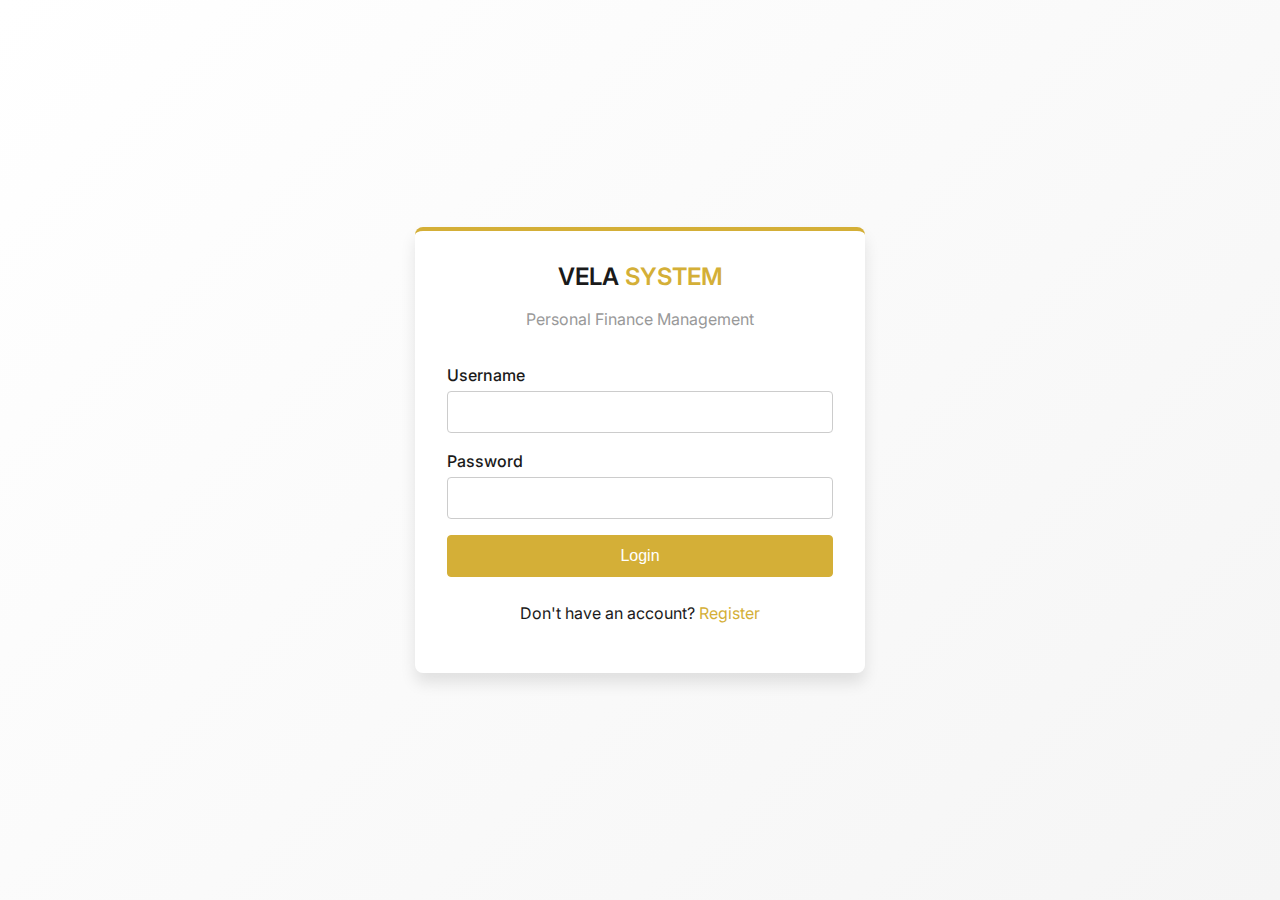
<file: templete/index.html>
<!DOCTYPE html>
<html lang="en">
<head>
    <meta charset="UTF-8">
    <meta name="viewport" content="width=device-width, initial-scale=1.0">
    <title>Login - VELA SYSTEM</title>
    <link rel="stylesheet" href="https://cdnjs.cloudflare.com/ajax/libs/font-awesome/6.0.0/css/all.min.css">
    <link href="https://fonts.googleapis.com/css2?family=Inter:wght@300;400;500;600;700&display=swap" rel="stylesheet">
    <link rel="stylesheet" href="css/styles.css">
</head>
<body class="auth-container">
    <div class="auth-card">
        <div class="auth-logo">
            <h1>VELA <span>SYSTEM</span></h1>
            <p class="text-muted">Personal Finance Management</p>
        </div>
        
        <form id="login-form">
            <div class="form-group">
                <label for="username" class="form-label">Username</label>
                <input type="text" id="username" name="username" class="form-control" required>
                <div class="invalid-feedback"></div>
            </div>
            
            <div class="form-group">
                <label for="password" class="form-label">Password</label>
                <input type="password" id="password" name="password" class="form-control" required>
                <div class="invalid-feedback"></div>
            </div>
            
            <div class="form-group">
                <div id="login-error" class="text-danger mb-3" style="display: none;"></div>
            </div>
            
            <div class="form-group">
                <button type="submit" class="btn btn-primary btn-block">Login</button>
            </div>
        </form>
        
        <div class="text-center mt-4">
            <p>Don't have an account? <a href="register.html">Register</a></p>
        </div>
    </div>
    
    <!-- Scripts -->
    <script src="js/api.js"></script>
    <script src="js/utils.js"></script>
    <script src="js/login.js"></script>
</body>
</html>
</file>
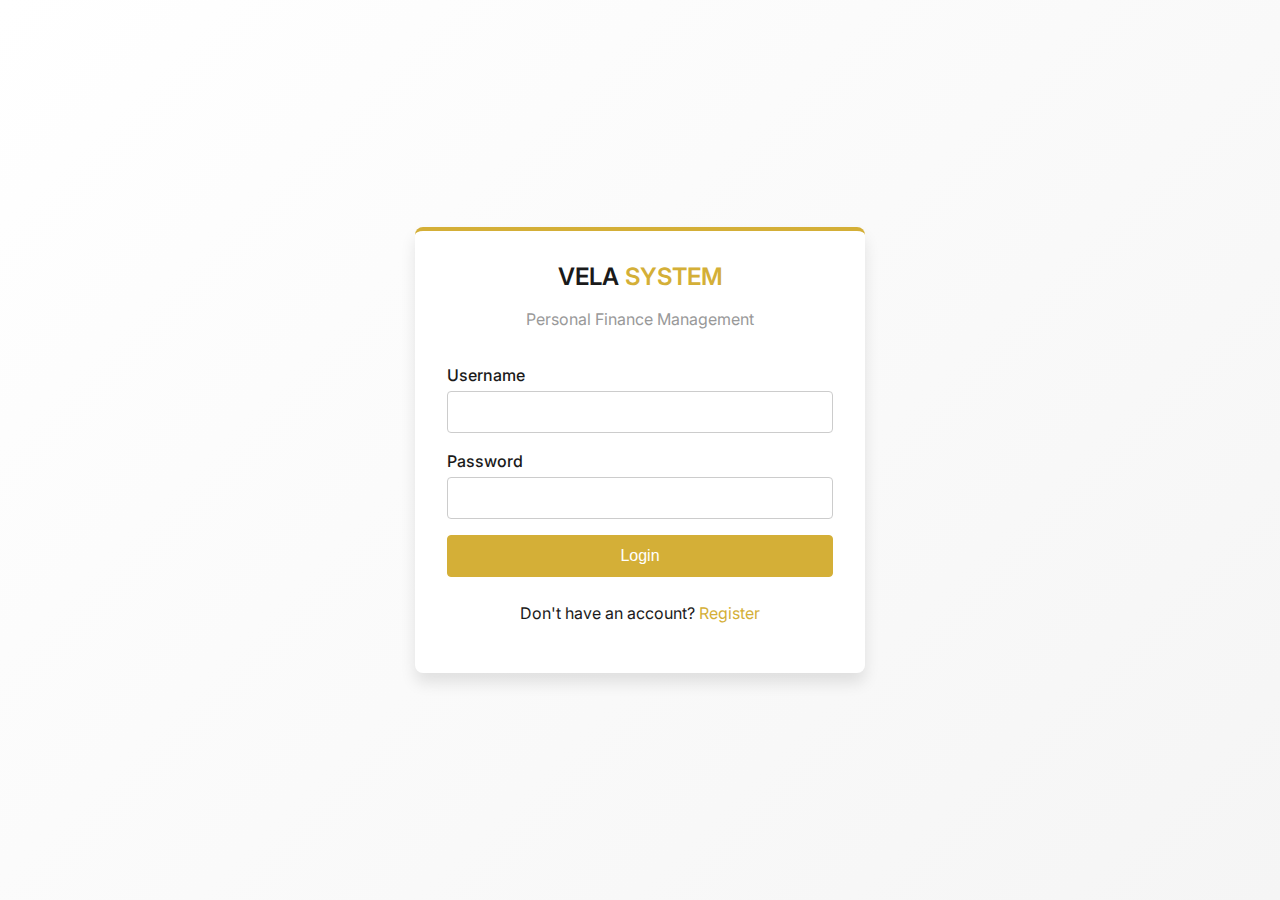
<file: templete/categories.html>
<!DOCTYPE html>
<html lang="en">
<head>
    <meta charset="UTF-8">
    <meta name="viewport" content="width=device-width, initial-scale=1.0">
    <title>Categories - VELA SYSTEM</title>
    <link rel="stylesheet" href="https://cdnjs.cloudflare.com/ajax/libs/font-awesome/6.0.0/css/all.min.css">
    <link href="https://fonts.googleapis.com/css2?family=Inter:wght@300;400;500;600;700&display=swap" rel="stylesheet">
    <link rel="stylesheet" href="css/styles.css">
    <link rel="stylesheet" href="css/category-styles.css">
</head>
<body>
    <div class="page-wrapper">
        <!-- Header -->
        <header class="header">
            <div class="header-container">
                <div class="header-logo">
                    <a href="dashboard.html">VELA <span>SYSTEM</span></a>
                </div>
                
                <button class="header-menu-toggle">
                    <i class="fas fa-bars"></i>
                </button>
                
                <div class="header-nav">
                    <div class="header-nav-item">
                        <a href="dashboard.html" class="header-nav-link">Dashboard</a>
                    </div>
                    <div class="header-nav-item">
                        <a href="transactions.html" class="header-nav-link">Transactions</a>
                    </div>
                    <div class="header-nav-item">
                        <a href="categories.html" class="header-nav-link active">Categories</a>
                    </div>
                    <div class="header-nav-item">
                        <a href="reports.html" class="header-nav-link">Reports</a>
                    </div>
                </div>
                
                <div class="header-user">
                    <div class="header-user-info">
                        <div class="header-user-name">User</div>
                        <div class="header-user-balance">$0.00</div>
                    </div>
                    <div class="header-user-avatar">U</div>
                    <div class="header-dropdown">
                        <a href="profile.html" class="header-dropdown-item">
                            <i class="fas fa-user-circle mr-2"></i> Profile
                        </a>
                        <a href="settings.html" class="header-dropdown-item">
                            <i class="fas fa-cog mr-2"></i> Settings
                        </a>
                        <div class="header-dropdown-divider"></div>
                        <a href="#" class="header-dropdown-item logout-button">
                            <i class="fas fa-sign-out-alt mr-2"></i> Logout
                        </a>
                    </div>
                </div>
            </div>
        </header>
        
        <!-- Content wrapper -->
        <div class="content-wrapper">
            <!-- Sidebar -->
            <aside class="sidebar">
                <div class="sidebar-nav">
                    <div class="nav-section">
                        <div class="nav-section-title">Main</div>
                        <ul class="nav-list">
                            <li class="nav-item">
                                <a href="dashboard.html" class="nav-link">
                                    <i class="fas fa-home nav-icon"></i>
                                    <span class="nav-text">Dashboard</span>
                                </a>
                            </li>
                            <li class="nav-item">
                                <a href="transactions.html" class="nav-link">
                                    <i class="fas fa-exchange-alt nav-icon"></i>
                                    <span class="nav-text">Transactions</span>
                                </a>
                            </li>
                            <li class="nav-item">
                                <a href="categories.html" class="nav-link active">
                                    <i class="fas fa-tags nav-icon"></i>
                                    <span class="nav-text">Categories</span>
                                </a>
                            </li>
                        </ul>
                    </div>
                    
                    <div class="nav-section">
                        <div class="nav-section-title">Reports</div>
                        <ul class="nav-list">
                            <li class="nav-item">
                                <a href="reports.html" class="nav-link">
                                    <i class="fas fa-chart-line nav-icon"></i>
                                    <span class="nav-text">Overview</span>
                                </a>
                            </li>
                        </ul>
                    </div>
                </div>
            </aside>
            
            <!-- Main content -->
            <main class="main-content">
                <div class="container">
                    <div class="d-flex justify-content-between align-items-center mb-4">
                        <h1>Categories</h1>
                        <button id="add-category-btn" class="btn btn-primary">
                            <i class="fas fa-plus-circle mr-1"></i> Add Category
                        </button>
                    </div>
                    
                    <!-- Income Categories -->
                    <div class="card mb-4">
                        <div class="card-header">
                            <div class="card-header-title">
                                <i class="fas fa-arrow-up text-success mr-2"></i> Income Categories
                            </div>
                        </div>
                        <div class="card-body">
                            <div id="income-categories-loading" class="text-center py-4">
                                <div class="loading"></div>
                                <p class="mt-2">Loading categories...</p>
                            </div>
                            
                            <div id="income-categories-container" class="categories-grid" style="display: none;">
                                <!-- Income categories will be inserted here by JS -->
                            </div>
                            
                            <div id="no-income-categories" class="text-center py-4" style="display: none;">
                                <p class="text-muted">No income categories found</p>
                            </div>
                        </div>
                    </div>
                    
                    <!-- Expense Categories -->
                    <div class="card mb-4">
                        <div class="card-header">
                            <div class="card-header-title">
                                <i class="fas fa-arrow-down text-danger mr-2"></i> Expense Categories
                            </div>
                        </div>
                        <div class="card-body">
                            <div id="expense-categories-loading" class="text-center py-4">
                                <div class="loading"></div>
                                <p class="mt-2">Loading categories...</p>
                            </div>
                            
                            <div id="expense-categories-container" class="categories-grid" style="display: none;">
                                <!-- Expense categories will be inserted here by JS -->
                            </div>
                            
                            <div id="no-expense-categories" class="text-center py-4" style="display: none;">
                                <p class="text-muted">No expense categories found</p>
                            </div>
                        </div>
                    </div>
                </div>
            </main>
        </div>

        <!-- Footer -->
        <footer class="footer">
            <div class="footer-container">
                <div class="footer-content">
                    <div class="footer-logo">
                        <div class="footer-logo-text">VELA <span>SYSTEM</span></div>
                    </div>
                    <div class="footer-nav">
                        <a href="dashboard.html" class="footer-nav-link">Dashboard</a>
                        <a href="transactions.html" class="footer-nav-link">Transactions</a>
                        <a href="categories.html" class="footer-nav-link">Categories</a>
                        <a href="reports.html" class="footer-nav-link">Reports</a>
                    </div>
                </div>
                <div class="footer-divider"></div>
                <div class="footer-bottom">
                    <div class="footer-copyright">
                        &copy; <span class="current-year">2024</span> VELA <span>SYSTEM</span>. All rights reserved.
                    </div>
                    <div class="footer-social">
                        <a href="#" class="footer-social-link">
                            <i class="fab fa-github"></i>
                        </a>
                        <a href="#" class="footer-social-link">
                            <i class="fab fa-twitter"></i>
                        </a>
                        <a href="#" class="footer-social-link">
                            <i class="fab fa-linkedin"></i>
                        </a>
                    </div>
                </div>
            </div>
        </footer>
    </div>

    <!-- Add/Edit Category Modal -->
    <div class="modal" id="category-modal">
        <div class="modal-dialog">
            <div class="modal-content">
                <div class="modal-header">
                    <h3 class="modal-title" id="category-modal-title">Add Category</h3>
                    <button type="button" class="modal-close" data-dismiss="modal">&times;</button>
                </div>
                <div class="modal-body">
                    <form id="category-form">
                        <input type="hidden" id="category-id" name="category_id">

                        <div class="form-group">
                            <label for="category-name" class="form-label">Name</label>
                            <input type="text" id="category-name" name="name" class="form-control" required>
                            <div class="invalid-feedback"></div>
                        </div>

                        <div class="form-group">
                            <label for="category-description" class="form-label">Description</label>
                            <textarea id="category-description" name="description" class="form-control" rows="3"></textarea>
                            <div class="invalid-feedback"></div>
                        </div>
                    </form>
                </div>
                <div class="modal-footer">
                    <button type="button" class="btn btn-secondary" data-dismiss="modal">Cancel</button>
                    <button type="button" class="btn btn-primary" id="save-category-btn">Save</button>
                </div>
            </div>
        </div>
    </div>

    <!-- Category Details Modal -->
    <div class="modal" id="category-details-modal">
        <div class="modal-dialog">
            <div class="modal-content">
                <div class="modal-header">
                    <h3 class="modal-title" id="category-details-title">Category Details</h3>
                    <button type="button" class="modal-close" data-dismiss="modal">&times;</button>
                </div>
                <div class="modal-body">
                    <div class="category-icon-large mb-3 text-center">
                        <i class="fas fa-tag"></i>
                    </div>

                    <h4 id="detail-category-name" class="text-center mb-3">Category Name</h4>
                    <p id="detail-category-description" class="text-center mb-4">Category description goes here.</p>

                    <div class="transaction-detail-divider"></div>

                    <div class="row text-center mb-4">
                        <div class="col-4">
                            <div class="detail-stat-value" id="detail-transaction-count">0</div>
                            <div class="detail-stat-label">Transactions</div>
                        </div>
                        <div class="col-4">
                            <div class="detail-stat-value" id="detail-total-amount">$0.00</div>
                            <div class="detail-stat-label">Total Amount</div>
                        </div>
                        <div class="col-4">
                            <div class="detail-stat-value" id="detail-average-amount">$0.00</div>
                            <div class="detail-stat-label">Average</div>
                        </div>
                    </div>

                    <div class="transaction-detail-divider"></div>

                    <h5 class="mb-3">Recent Transactions</h5>
                    <div id="category-transactions-loading" class="text-center py-3">
                        <div class="loading"></div>
                        <p class="mt-2">Loading transactions...</p>
                    </div>

                    <div class="table-container">
                        <table class="table table-sm">
                            <thead>
                                <tr>
                                    <th>Date</th>
                                    <th>Description</th>
                                    <th class="text-right">Amount</th>
                                </tr>
                            </thead>
                            <tbody id="category-transactions-table">
                                <!-- Transactions will be inserted here by JS -->
                            </tbody>
                        </table>
                    </div>

                    <div id="no-category-transactions" class="text-center py-3" style="display: none;">
                        <p class="text-muted">No transactions found for this category</p>
                    </div>
                </div>
                <div class="modal-footer">
                    <button type="button" class="btn btn-secondary" data-dismiss="modal">Close</button>
                    <button type="button" class="btn btn-primary" id="edit-category-btn">Edit</button>
                    <button type="button" class="btn btn-danger" id="delete-category-btn">Delete</button>
                </div>
            </div>
        </div>
    </div>

    <!-- Delete Confirmation Modal -->
    <div class="modal" id="delete-confirm-modal">
        <div class="modal-dialog">
            <div class="modal-content">
                <div class="modal-header">
                    <h3 class="modal-title">Confirm Delete</h3>
                    <button type="button" class="modal-close" data-dismiss="modal">&times;</button>
                </div>
                <div class="modal-body">
                    <p id="delete-confirm-message">Are you sure you want to delete this category? All associated transactions will be moved to the "Other" category.</p>
                </div>
                <div class="modal-footer">
                    <button type="button" class="btn btn-secondary" data-dismiss="modal">Cancel</button>
                    <button type="button" class="btn btn-danger" id="confirm-delete-btn">Delete</button>
                </div>
            </div>
        </div>
    </div>

    <!-- Scripts -->
    <script src="js/api.js"></script>
    <script src="js/utils.js"></script>
    <script src="js/common.js"></script>
    <script src="js/categories.js"></script>
</body>
</html>
</file>
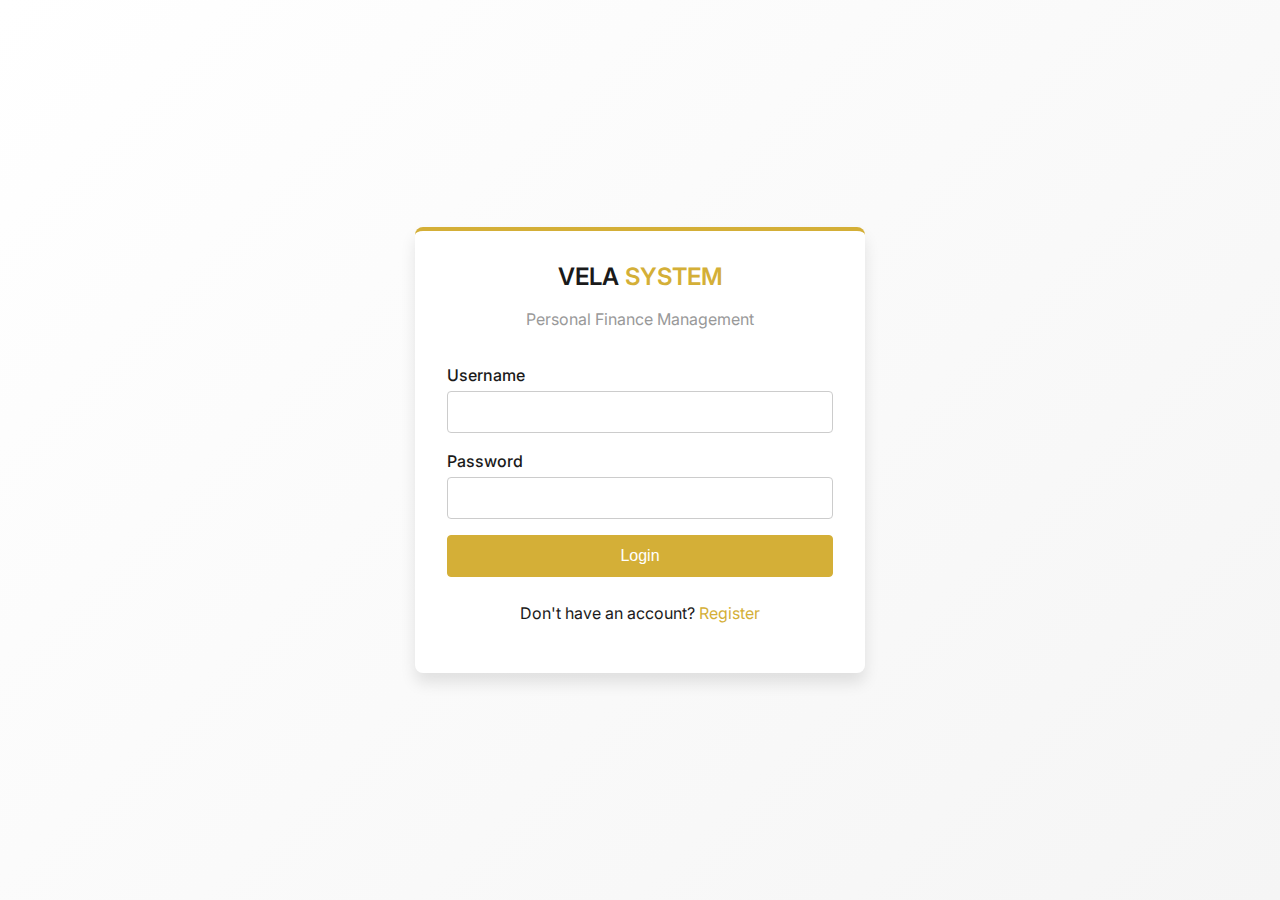
<file: templete/profile.html>
<!DOCTYPE html>
<html lang="en">
<head>
    <meta charset="UTF-8">
    <meta name="viewport" content="width=device-width, initial-scale=1.0">
    <title>Profile - VELA SYSTEM</title>
    <link rel="stylesheet" href="https://cdnjs.cloudflare.com/ajax/libs/font-awesome/6.0.0/css/all.min.css">
    <link href="https://fonts.googleapis.com/css2?family=Inter:wght@300;400;500;600;700&display=swap" rel="stylesheet">
    <link rel="stylesheet" href="css/styles.css">
</head>
<body>
    <div class="page-wrapper">
        <!-- Header -->
        <header class="header">
            <div class="header-container">
                <div class="header-logo">
                    <a href="dashboard.html">VELA <span>SYSTEM</span></a>
                </div>
                
                <button class="header-menu-toggle">
                    <i class="fas fa-bars"></i>
                </button>
                
                <div class="header-nav">
                    <div class="header-nav-item">
                        <a href="dashboard.html" class="header-nav-link">Dashboard</a>
                    </div>
                    <div class="header-nav-item">
                        <a href="transactions.html" class="header-nav-link">Transactions</a>
                    </div>
                    <div class="header-nav-item">
                        <a href="categories.html" class="header-nav-link">Categories</a>
                    </div>
                    <div class="header-nav-item">
                        <a href="reports.html" class="header-nav-link">Reports</a>
                    </div>
                </div>
                
                <div class="header-user">
                    <div class="header-user-info">
                        <div class="header-user-name">User</div>
                        <div class="header-user-balance">$0.00</div>
                    </div>
                    <div class="header-user-avatar">U</div>
                    <div class="header-dropdown">
                        <a href="profile.html" class="header-dropdown-item">
                            <i class="fas fa-user-circle mr-2"></i> Profile
                        </a>
                        <a href="settings.html" class="header-dropdown-item">
                            <i class="fas fa-cog mr-2"></i> Settings
                        </a>
                        <div class="header-dropdown-divider"></div>
                        <a href="#" class="header-dropdown-item logout-button">
                            <i class="fas fa-sign-out-alt mr-2"></i> Logout
                        </a>
                    </div>
                </div>
            </div>
        </header>
        
        <!-- Content wrapper -->
        <div class="content-wrapper">
            <!-- Sidebar -->
            <aside class="sidebar">
                <div class="sidebar-nav">
                    <div class="nav-section">
                        <div class="nav-section-title">Main</div>
                        <ul class="nav-list">
                            <li class="nav-item">
                                <a href="dashboard.html" class="nav-link">
                                    <i class="fas fa-home nav-icon"></i>
                                    <span class="nav-text">Dashboard</span>
                                </a>
                            </li>
                            <li class="nav-item">
                                <a href="transactions.html" class="nav-link">
                                    <i class="fas fa-exchange-alt nav-icon"></i>
                                    <span class="nav-text">Transactions</span>
                                </a>
                            </li>
                            <li class="nav-item">
                                <a href="categories.html" class="nav-link">
                                    <i class="fas fa-tags nav-icon"></i>
                                    <span class="nav-text">Categories</span>
                                </a>
                            </li>
                        </ul>
                    </div>
                    
                    <div class="nav-section">
                        <div class="nav-section-title">Reports</div>
                        <ul class="nav-list">
                            <li class="nav-item">
                                <a href="reports.html" class="nav-link">
                                    <i class="fas fa-chart-line nav-icon"></i>
                                    <span class="nav-text">Overview</span>
                                </a>
                            </li>
                        </ul>
                    </div>

                    <div class="nav-section">
                        <div class="nav-section-title">Account</div>
                        <ul class="nav-list">
                            <li class="nav-item">
                                <a href="profile.html" class="nav-link active">
                                    <i class="fas fa-user-circle nav-icon"></i>
                                    <span class="nav-text">Profile</span>
                                </a>
                            </li>
                        </ul>
                    </div>
                </div>
            </aside>

            <!-- Main content -->
            <main class="main-content">
                <div class="container">
                    <h1>Profile</h1>

                    <div class="row">
                        <div class="col-md-4">
                            <!-- Profile Card -->
                            <div class="card mb-4">
                                <div class="card-body text-center">
                                    <div class="profile-avatar">
                                        <div class="profile-avatar-circle">
                                            <span id="profile-initials">U</span>
                                        </div>
                                    </div>
                                    <h3 class="mt-3 mb-1" id="profile-username">Username</h3>
                                    <p class="text-muted">Account since <span id="profile-date">January 2023</span></p>

                                    <div class="mt-4">
                                        <div class="text-center mb-2">
                                            <span class="text-primary font-weight-bold" id="profile-balance">$0.00</span>
                                            <p class="text-muted mb-0">Current Balance</p>
                                        </div>
                                        <div class="text-center">
                                            <span class="text-primary font-weight-bold" id="profile-long-term-balance">$0.00</span>
                                            <p class="text-muted mb-0">Long-term Balance</p>
                                        </div>
                                    </div>
                                </div>
                            </div>

                            <!-- Account Actions -->
                            <div class="card mb-4">
                                <div class="card-header">
                                    <div class="card-header-title">Account Actions</div>
                                </div>
                                <div class="card-body">
                                    <div class="profile-actions">
                                        <button class="btn btn-outline-primary btn-block mb-2" id="update-balance-btn">
                                            <i class="fas fa-wallet mr-2"></i> Update Initial Balance
                                        </button>
                                        <button class="btn btn-outline-secondary btn-block mb-2" id="change-password-btn">
                                            <i class="fas fa-key mr-2"></i> Change Password
                                        </button>
                                        <button class="btn btn-outline-danger btn-block" id="logout-btn">
                                            <i class="fas fa-sign-out-alt mr-2"></i> Logout
                                        </button>
                                    </div>
                                </div>
                            </div>
                        </div>

                        <div class="col-md-8">
                            <!-- Profile Information -->
                            <div class="card mb-4">
                                <div class="card-header">
                                    <div class="card-header-title">Profile Information</div>
                                </div>
                                <div class="card-body">
                                    <form id="profile-form">
                                        <div class="form-group">
                                            <label for="username" class="form-label">Username</label>
                                            <input type="text" id="username" name="username" class="form-control" value="username" disabled>
                                            <small class="form-text text-muted">Username cannot be changed.</small>
                                        </div>

                                        <div class="form-group">
                                            <label for="display-name" class="form-label">Display Name</label>
                                            <input type="text" id="display-name" name="display_name" class="form-control" value="">
                                        </div>

                                        <div class="form-group">
                                            <label for="email" class="form-label">Email</label>
                                            <input type="email" id="email" name="email" class="form-control" value="">
                                        </div>

                                        <div class="form-actions text-right">
                                            <button type="submit" class="btn btn-primary" id="save-profile-btn">Save Changes</button>
                                        </div>
                                    </form>
                                </div>
                            </div>

                            <!-- Account Statistics -->
                            <div class="card">
                                <div class="card-header">
                                    <div class="card-header-title">Account Statistics</div>
                                </div>
                                <div class="card-body">
                                    <div class="row">
                                        <div class="col-md-4 text-center mb-3">
                                            <h3 id="total-transactions">0</h3>
                                            <p class="text-muted">Total Transactions</p>
                                        </div>
                                        <div class="col-md-4 text-center mb-3">
                                            <h3 id="total-income">$0.00</h3>
                                            <p class="text-muted">Total Income</p>
                                        </div>
                                        <div class="col-md-4 text-center mb-3">
                                            <h3 id="total-expenses">$0.00</h3>
                                            <p class="text-muted">Total Expenses</p>
                                        </div>
                                    </div>

                                    <div class="row">
                                        <div class="col-md-4 text-center">
                                            <h3 id="total-categories">0</h3>
                                            <p class="text-muted">Custom Categories</p>
                                        </div>
                                        <div class="col-md-4 text-center">
                                            <h3 id="current-day-capacity">$0.00</h3>
                                            <p class="text-muted">Today's Capacity</p>
                                        </div>
                                        <div class="col-md-4 text-center">
                                            <h3 id="avg-day-capacity">$0.00</h3>
                                            <p class="text-muted">Avg. Day Capacity</p>
                                        </div>
                                    </div>
                                </div>
                            </div>
                        </div>
                    </div>
                </div>
            </main>
        </div>

        <!-- Footer -->
        <footer class="footer">
            <div class="footer-container">
                <div class="footer-content">
                    <div class="footer-logo">
                        <div class="footer-logo-text">VELA <span>SYSTEM</span></div>
                    </div>
                    <div class="footer-nav">
                        <a href="dashboard.html" class="footer-nav-link">Dashboard</a>
                        <a href="transactions.html" class="footer-nav-link">Transactions</a>
                        <a href="categories.html" class="footer-nav-link">Categories</a>
                        <a href="reports.html" class="footer-nav-link">Reports</a>
                    </div>
                </div>
                <div class="footer-divider"></div>
                <div class="footer-bottom">
                    <div class="footer-copyright">
                        &copy; <span class="current-year">2024</span> VELA <span>SYSTEM</span>. All rights reserved.
                    </div>
                    <div class="footer-social">
                        <a href="#" class="footer-social-link">
                            <i class="fab fa-github"></i>
                        </a>
                        <a href="#" class="footer-social-link">
                            <i class="fab fa-twitter"></i>
                        </a>
                        <a href="#" class="footer-social-link">
                            <i class="fab fa-linkedin"></i>
                        </a>
                    </div>
                </div>
            </div>
        </footer>
    </div>

    <!-- Update Initial Balance Modal -->
    <div class="modal" id="update-balance-modal">
        <div class="modal-dialog">
            <div class="modal-content">
                <div class="modal-header">
                    <h3 class="modal-title">Update Initial Balance</h3>
                    <button type="button" class="modal-close" data-dismiss="modal">&times;</button>
                </div>
                <div class="modal-body">
                    <form id="update-balance-form">
                        <div class="form-group">
                            <label for="initial-balance" class="form-label">Initial Balance</label>
                            <div class="input-group">
                                <div class="input-group-prepend">
                                    <span class="input-group-text">$</span>
                                </div>
                                <input type="number" id="initial-balance" name="initial_balance" class="form-control" step="0.01" min="0" value="0.00">
                            </div>
                            <small class="form-text text-muted">This represents your starting balance in the system.</small>
                        </div>
                    </form>
                </div>
                <div class="modal-footer">
                    <button type="button" class="btn btn-secondary" data-dismiss="modal">Cancel</button>
                    <button type="button" class="btn btn-primary" id="save-balance-btn">Save</button>
                </div>
            </div>
        </div>
    </div>

    <!-- Change Password Modal -->
    <div class="modal" id="change-password-modal">
        <div class="modal-dialog">
            <div class="modal-content">
                <div class="modal-header">
                    <h3 class="modal-title">Change Password</h3>
                    <button type="button" class="modal-close" data-dismiss="modal">&times;</button>
                </div>
                <div class="modal-body">
                    <form id="change-password-form">
                        <div class="form-group">
                            <label for="current-password" class="form-label">Current Password</label>
                            <input type="password" id="current-password" name="current_password" class="form-control" required>
                        </div>

                        <div class="form-group">
                            <label for="new-password" class="form-label">New Password</label>
                            <input type="password" id="new-password" name="new_password" class="form-control" required>
                        </div>

                        <div class="form-group">
                            <label for="confirm-password" class="form-label">Confirm New Password</label>
                            <input type="password" id="confirm-password" name="confirm_password" class="form-control" required>
                            <div class="invalid-feedback"></div>
                        </div>
                    </form>
                </div>
                <div class="modal-footer">
                    <button type="button" class="btn btn-secondary" data-dismiss="modal">Cancel</button>
                    <button type="button" class="btn btn-primary" id="save-password-btn">Change Password</button>
                </div>
            </div>
        </div>
    </div>

    <!-- Scripts -->
    <script src="js/api.js"></script>
    <script src="js/utils.js"></script>
    <script src="js/common.js"></script>
    <script src="js/profile.js"></script>
</body>
</html>
</file>
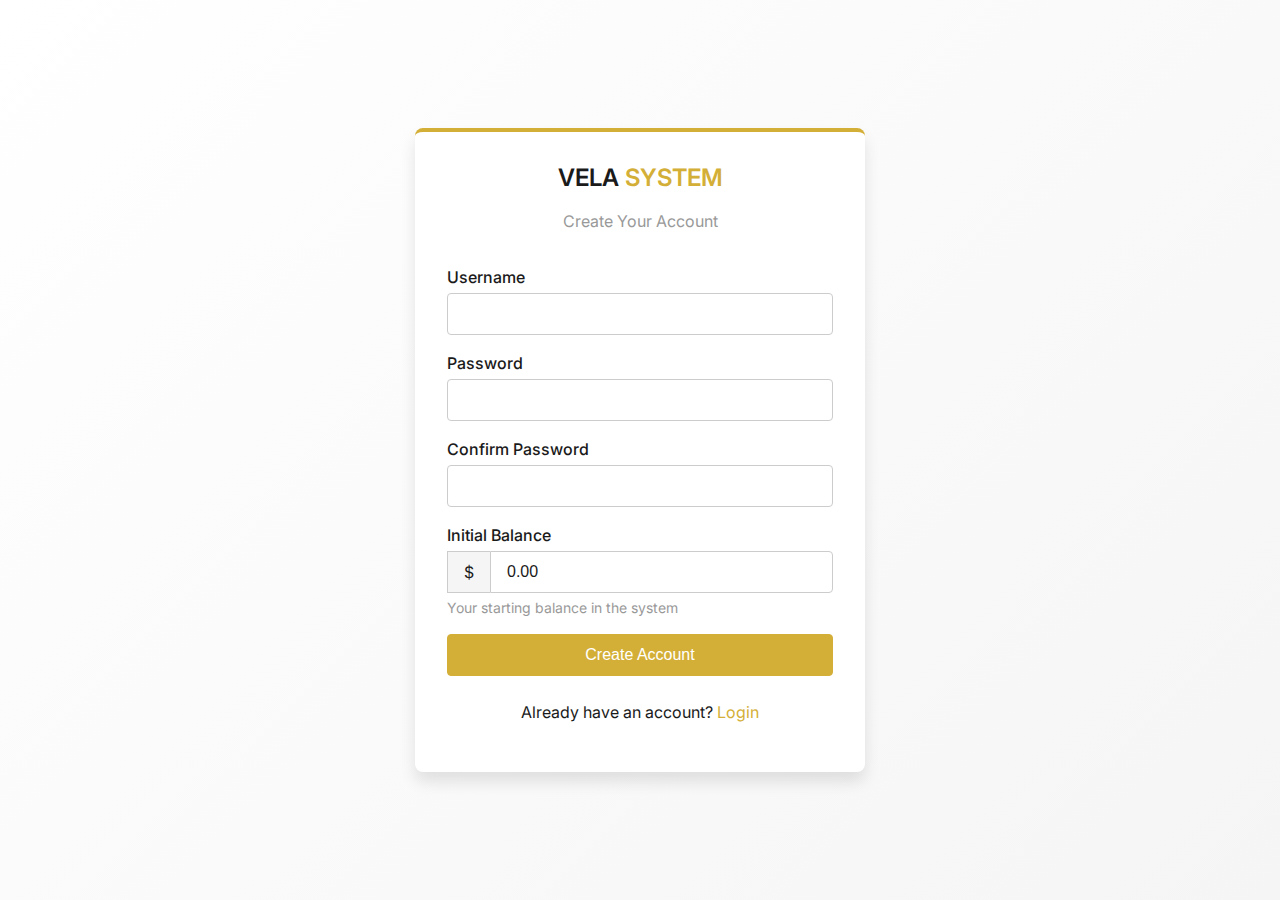
<file: templete/register.html>
<!DOCTYPE html>
<html lang="en">
<head>
    <meta charset="UTF-8">
    <meta name="viewport" content="width=device-width, initial-scale=1.0">
    <title>Register - VELA SYSTEM</title>
    <link rel="stylesheet" href="https://cdnjs.cloudflare.com/ajax/libs/font-awesome/6.0.0/css/all.min.css">
    <link href="https://fonts.googleapis.com/css2?family=Inter:wght@300;400;500;600;700&display=swap" rel="stylesheet">
    <link rel="stylesheet" href="css/styles.css">
</head>
<body class="auth-container">
    <div class="auth-card">
        <div class="auth-logo">
            <h1>VELA <span>SYSTEM</span></h1>
            <p class="text-muted">Create Your Account</p>
        </div>
        
        <form id="register-form">
            <div class="form-group">
                <label for="username" class="form-label">Username</label>
                <input type="text" id="username" name="username" class="form-control" required>
                <div class="invalid-feedback"></div>
            </div>
            
            <div class="form-group">
                <label for="password" class="form-label">Password</label>
                <input type="password" id="password" name="password" class="form-control" required>
                <div class="invalid-feedback"></div>
            </div>
            
            <div class="form-group">
                <label for="confirm-password" class="form-label">Confirm Password</label>
                <input type="password" id="confirm-password" name="confirm_password" class="form-control" required>
                <div class="invalid-feedback"></div>
            </div>
            
            <div class="form-group">
                <label for="initial-balance" class="form-label">Initial Balance</label>
                <div class="input-group">
                    <div class="input-group-prepend">
                        <span class="input-group-text">$</span>
                    </div>
                    <input type="number" id="initial-balance" name="initial_balance" class="form-control" value="0.00" step="0.01" min="0">
                </div>
                <small class="form-text">Your starting balance in the system</small>
            </div>
            
            <div class="form-group">
                <div id="register-error" class="text-danger mb-3" style="display: none;"></div>
            </div>
            
            <div class="form-group">
                <button type="submit" class="btn btn-primary btn-block">Create Account</button>
            </div>
        </form>
        
        <div class="text-center mt-4">
            <p>Already have an account? <a href="index.html">Login</a></p>
        </div>
    </div>
    
    <!-- Scripts -->
    <script src="js/api.js"></script>
    <script src="js/utils.js"></script>
    <script src="js/register.js"></script>
</body>
</html>
</file>
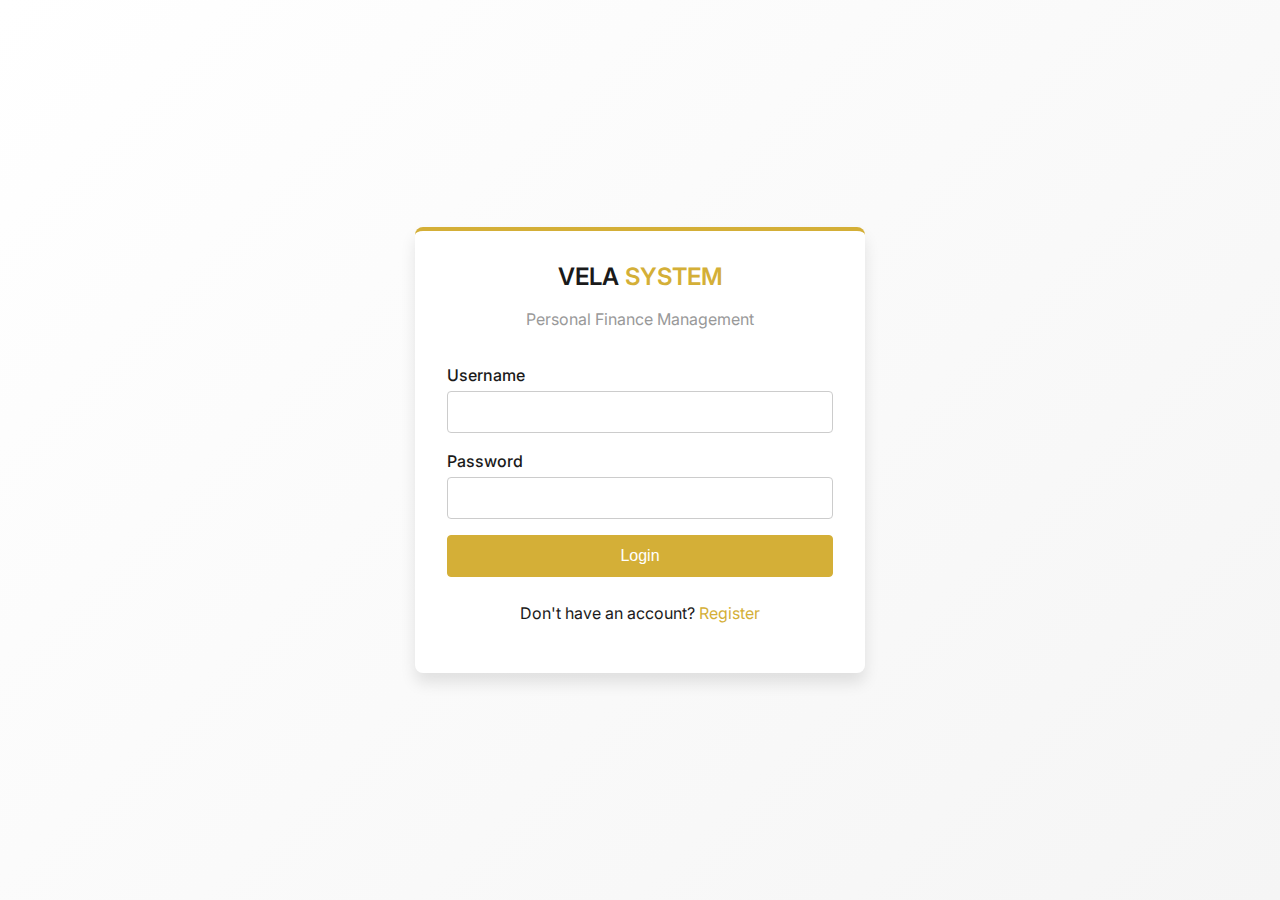
<file: templete/transactions.html>
<!DOCTYPE html>
<html lang="en">
<head>
    <meta charset="UTF-8">
    <meta name="viewport" content="width=device-width, initial-scale=1.0">
    <title>Transactions - VELA SYSTEM</title>
    <link rel="stylesheet" href="https://cdnjs.cloudflare.com/ajax/libs/font-awesome/6.0.0/css/all.min.css">
    <link href="https://fonts.googleapis.com/css2?family=Inter:wght@300;400;500;600;700&display=swap" rel="stylesheet">
    <link rel="stylesheet" href="css/styles.css">
</head>
<body>
    <div class="page-wrapper">
        <!-- Header -->
        <header class="header">
            <div class="header-container">
                <div class="header-logo">
                    <a href="dashboard.html">VELA <span>SYSTEM</span></a>
                </div>

                <button class="header-menu-toggle">
                    <i class="fas fa-bars"></i>
                </button>

                <div class="header-nav">
                    <div class="header-nav-item">
                        <a href="dashboard.html" class="header-nav-link">Dashboard</a>
                    </div>
                    <div class="header-nav-item">
                        <a href="transactions.html" class="header-nav-link active">Transactions</a>
                    </div>
                    <div class="header-nav-item">
                        <a href="categories.html" class="header-nav-link">Categories</a>
                    </div>
                    <div class="header-nav-item">
                        <a href="reports.html" class="header-nav-link">Reports</a>
                    </div>
                </div>

                <div class="header-user">
                    <div class="header-user-info">
                        <div class="header-user-name">User</div>
                        <div class="header-user-balance">$0.00</div>
                    </div>
                    <div class="header-user-avatar">U</div>
                    <div class="header-dropdown">
                        <a href="profile.html" class="header-dropdown-item">
                            <i class="fas fa-user-circle mr-2"></i> Profile
                        </a>
                        <a href="settings.html" class="header-dropdown-item">
                            <i class="fas fa-cog mr-2"></i> Settings
                        </a>
                        <div class="header-dropdown-divider"></div>
                        <a href="#" class="header-dropdown-item logout-button">
                            <i class="fas fa-sign-out-alt mr-2"></i> Logout
                        </a>
                    </div>
                </div>
            </div>
        </header>

        <!-- Content wrapper -->
        <div class="content-wrapper">
            <!-- Sidebar -->
            <aside class="sidebar">
                <div class="sidebar-nav">
                    <div class="nav-section">
                        <div class="nav-section-title">Main</div>
                        <ul class="nav-list">
                            <li class="nav-item">
                                <a href="dashboard.html" class="nav-link">
                                    <i class="fas fa-home nav-icon"></i>
                                    <span class="nav-text">Dashboard</span>
                                </a>
                            </li>
                            <li class="nav-item">
                                <a href="transactions.html" class="nav-link active">
                                    <i class="fas fa-exchange-alt nav-icon"></i>
                                    <span class="nav-text">Transactions</span>
                                </a>
                            </li>
                            <li class="nav-item">
                                <a href="categories.html" class="nav-link">
                                    <i class="fas fa-tags nav-icon"></i>
                                    <span class="nav-text">Categories</span>
                                </a>
                            </li>
                        </ul>
                    </div>

                    <div class="nav-section">
                        <div class="nav-section-title">Reports</div>
                        <ul class="nav-list">
                            <li class="nav-item">
                                <a href="reports.html" class="nav-link">
                                    <i class="fas fa-chart-line nav-icon"></i>
                                    <span class="nav-text">Overview</span>
                                </a>
                            </li>
                        </ul>
                    </div>
                </div>
            </aside>

            <!-- Main content -->
            <main class="main-content">
                <div class="container">
                    <div class="d-flex justify-content-between align-items-center mb-4">
                        <h1>Transactions</h1>
                    </div>

                    <!-- Filters -->
                    <div class="card mb-4">
                        <div class="card-header">
                            <div class="card-header-title">Filters</div>
                        </div>
                        <div class="card-body">
                            <form id="filter-form" class="form-row">
                                <div class="form-group">
                                    <label for="start-date" class="form-label">Start Date</label>
                                    <input type="date" id="start-date" name="start" class="form-control">
                                </div>

                                <div class="form-group">
                                    <label for="end-date" class="form-label">End Date</label>
                                    <input type="date" id="end-date" name="end" class="form-control">
                                </div>

                                <div class="form-group">
                                    <label for="category-filter" class="form-label">Category</label>
                                    <select id="category-filter" name="category_id" class="form-control">
                                        <option value="">All Categories</option>
                                        <!-- Categories will be inserted here by JS -->
                                    </select>
                                </div>

                                <div class="form-group">
                                    <label for="type-filter" class="form-label">Type</label>
                                    <select id="type-filter" name="type" class="form-control">
                                        <option value="">All Types</option>
                                        <option value="income">Income</option>
                                        <option value="expense">Expense</option>
                                    </select>
                                </div>

                                <div class="form-group d-flex align-items-end">
                                    <button type="submit" class="btn btn-primary">Apply Filters</button>
                                    <button type="button" id="reset-filters-btn" class="btn btn-secondary ml-2">Reset</button>
                                </div>
                            </form>
                        </div>
                    </div>

                    <!-- Transactions List -->
                    <div class="card">
                        <div class="card-header">
                            <div class="card-header-title">Transaction List</div>
                            <div class="d-flex">
                                <select id="sort-by" class="form-control form-control-sm mr-2">
                                    <option value="date-desc">Date (Newest)</option>
                                    <option value="date-asc">Date (Oldest)</option>
                                    <option value="amount-desc">Amount (Highest)</option>
                                    <option value="amount-asc">Amount (Lowest)</option>
                                </select>
                            </div>
                        </div>
                        <div class="card-body">
                            <div class="table-container">
                                <table class="table table-hover">
                                    <thead>
                                        <tr>
                                            <th>Date</th>
                                            <th>Description</th>
                                            <th>Category</th>
                                            <th>Type</th>
                                            <th class="text-right">Amount</th>
                                            <th>Details</th>
                                            <th class="text-right">Day Average Amount</th>
                                        </tr>
                                    </thead>
                                    <tbody id="transactions-table">
                                        <!-- Transactions will be inserted here by JS -->
                                    </tbody>
                                </table>
                            </div>
                            <div id="no-transactions" class="text-center py-4" style="display: none;">
                                <p class="text-muted">No transactions found for the selected filters</p>
                                <button id="clear-filters-btn" class="btn btn-primary">Clear Filters</button>
                            </div>
                            <div id="transactions-loading" class="text-center py-4">
                                <div class="loading"></div>
                                <p class="mt-2">Loading transactions...</p>
                            </div>
                        </div>
                        <div class="card-footer">
                            <div class="d-flex justify-content-between align-items-center">
                                <div id="transactions-summary">
                                    Showing <span id="transactions-count">0</span> transactions
                                </div>
                            </div>
                        </div>
                    </div>
                </div>
            </main>
        </div>

        <!-- Footer -->
        <footer class="footer">
            <div class="footer-container">
                <div class="footer-content">
                    <div class="footer-logo">
                        <div class="footer-logo-text">VELA <span>SYSTEM</span></div>
                    </div>
                    <div class="footer-nav">
                        <a href="dashboard.html" class="footer-nav-link">Dashboard</a>
                        <a href="transactions.html" class="footer-nav-link">Transactions</a>
                        <a href="categories.html" class="footer-nav-link">Categories</a>
                        <a href="reports.html" class="footer-nav-link">Reports</a>
                    </div>
                </div>
                <div class="footer-divider"></div>
                <div class="footer-bottom">
                    <div class="footer-copyright">
                        &copy; <span class="current-year">2024</span> VELA <span>SYSTEM</span>. All rights reserved.
                    </div>
                    <div class="footer-social">
                        <a href="#" class="footer-social-link">
                            <i class="fab fa-github"></i>
                        </a>
                        <a href="#" class="footer-social-link">
                            <i class="fab fa-twitter"></i>
                        </a>
                        <a href="#" class="footer-social-link">
                            <i class="fab fa-linkedin"></i>
                        </a>
                    </div>
                </div>
            </div>
        </footer>
    </div>

    <!-- Scripts -->
    <script src="js/api.js"></script>
    <script src="js/utils.js"></script>
    <script src="js/common.js"></script>
    <script src="js/transactions.js"></script>
</body>
</html>
</file>
<file: templete/css/styles.css>
/* Import CSS variables */
@import url('variables.css');

/* Import component styles */
@import url('header.css');
@import url('footer.css');
@import url('nav.css');
@import url('forms.css');
@import url('cards.css');
@import url('buttons.css');
@import url('tables.css');
@import url('utilities.css');
@import url('modal.css');

/* Base Styles */
* {
    margin: 0;
    padding: 0;
    box-sizing: border-box;
}

html, body {
    height: 100%;
    font-family: var(--font-family-sans);
    font-size: var(--font-size-md);
    line-height: 1.5;
    color: var(--text-primary);
    background-color: var(--bg-primary);
}

body {
    display: flex;
    flex-direction: column;
}

main {
    flex-grow: 1;
    padding: var(--spacing-lg) 0;
}

.container {
    width: 100%;
    max-width: var(--container-max-width);
    margin-left: auto;
    margin-right: auto;
    padding-left: var(--spacing-md);
    padding-right: var(--spacing-md);
}

h1, h2, h3, h4, h5, h6 {
    margin-bottom: var(--spacing-md);
    font-weight: 600;
    line-height: 1.2;
    color: var(--text-primary);
}

h1 {
    font-size: var(--font-size-3xl);
}

h2 {
    font-size: var(--font-size-2xl);
}

h3 {
    font-size: var(--font-size-xl);
}

h4 {
    font-size: var(--font-size-lg);
}

p {
    margin-bottom: var(--spacing-md);
}

a {
    color: var(--color-primary);
    text-decoration: none;
    transition: color var(--transition-fast) ease;
}

a:hover {
    color: var(--color-primary-dark);
    text-decoration: underline;
}

img {
    max-width: 100%;
    height: auto;
}

/* Layout Classes */
.page-wrapper {
    min-height: 100vh;
    display: flex;
    flex-direction: column;
}

.content-wrapper {
    flex-grow: 1;
    display: flex;
}

.sidebar {
    width: var(--sidebar-width);
    background-color: var(--bg-secondary);
    padding: var(--spacing-md);
    box-shadow: var(--shadow-md);
    z-index: var(--z-10);
}

.main-content {
    flex-grow: 1;
    padding: var(--spacing-xl);
    background-color: var(--bg-primary);
}

/* Auth pages specific styles */
.auth-container {
    display: flex;
    justify-content: center;
    align-items: center;
    min-height: 100vh;
    background: linear-gradient(135deg, var(--bg-primary) 0%, var(--bg-secondary) 100%);
}

.auth-card {
    width: 100%;
    max-width: 450px;
    padding: var(--spacing-xl);
    background-color: var(--bg-primary);
    border-radius: var(--radius-lg);
    box-shadow: var(--shadow-lg);
    border-top: 4px solid var(--color-primary);
}

.auth-logo {
    text-align: center;
    margin-bottom: var(--spacing-xl);
}

.auth-logo h1 {
    font-size: var(--font-size-2xl);
    color: var(--color-secondary);
}

.auth-logo span {
    color: var(--color-primary);
}

/* Dashboard specific styles */
.dashboard-stats {
    display: grid;
    grid-template-columns: repeat(auto-fit, minmax(250px, 1fr));
    gap: var(--spacing-md);
    margin-bottom: var(--spacing-xl);
}

.dashboard-chart {
    margin-top: var(--spacing-xl);
    margin-bottom: var(--spacing-xl);
}

/* Responsive adjustments */
@media (max-width: 992px) {
    .sidebar {
        position: fixed;
        left: -100%;
        top: var(--header-height);
        height: calc(100vh - var(--header-height));
        transition: left var(--transition-normal) ease;
    }
    
    .sidebar.active {
        left: 0;
    }
}

@media (max-width: 768px) {
    .dashboard-stats {
        grid-template-columns: 1fr;
    }
}
</file>
<file: templete/css/category-styles.css>
/* Category cards grid layout */
.categories-grid {
    display: grid;
    grid-template-columns: repeat(auto-fill, minmax(300px, 1fr));
    gap: var(--spacing-md);
    margin-top: var(--spacing-md);
}

/* Enhanced category card styling */
.category-card {
    perspective: 1000px;
    margin-bottom: var(--spacing-md);
    transition: transform 0.3s ease;
}

.category-card:hover {
    transform: translateY(-5px);
}

.category-card-inner {
    border-radius: var(--radius-lg);
    overflow: hidden;
    box-shadow: var(--shadow-md);
    transition: box-shadow 0.3s ease;
    background-color: var(--bg-primary);
    height: 100%;
    display: flex;
    flex-direction: column;
}

.category-card:hover .category-card-inner {
    box-shadow: var(--shadow-lg);
}

/* Card header with icon and type indicator */
.category-card-header {
    padding: var(--spacing-md);
    display: flex;
    justify-content: space-between;
    align-items: center;
    border-bottom: 1px solid var(--border-light);
}

/* Background colors for different card types */
.bg-income {
    border-top: 4px solid var(--color-success);
}

.bg-expense {
    border-top: 4px solid var(--color-danger);
}

/* Category icon styling */
.category-icon {
    width: 40px;
    height: 40px;
    border-radius: 50%;
    display: flex;
    align-items: center;
    justify-content: center;
    font-size: var(--font-size-lg);
    background-color: var(--bg-secondary);
}

.category-icon.category-income {
    color: var(--color-success);
}

.category-icon.category-expense {
    color: var(--color-danger);
}

/* Type indicator badge */
.category-type-indicator {
    font-size: var(--font-size-sm);
    padding: 4px 8px;
    border-radius: var(--radius-md);
    font-weight: 500;
}

.category-income .category-type-indicator {
    background-color: rgba(40, 167, 69, 0.1);
    color: var(--color-success);
}

.category-expense .category-type-indicator {
    background-color: rgba(220, 53, 69, 0.1);
    color: var(--color-danger);
}

/* Card body with name and description */
.category-card-body {
    padding: var(--spacing-md);
    flex-grow: 1;
}

.category-name {
    font-size: var(--font-size-lg);
    font-weight: 600;
    color: var(--text-primary);
    margin-bottom: var(--spacing-xs);
}

.category-description {
    font-size: var(--font-size-sm);
    color: var(--text-secondary);
    margin: 0;
    line-height: 1.5;
    overflow: hidden;
    display: -webkit-box;
    -webkit-line-clamp: 2;
    -webkit-box-orient: vertical;
}

/* Card footer with action buttons */
.category-card-footer {
    padding: var(--spacing-sm) var(--spacing-md);
    border-top: 1px solid var(--border-light);
    display: flex;
    justify-content: flex-end;
    background-color: var(--bg-secondary);
}

.category-card-footer .action-buttons {
    display: flex;
    gap: 8px;
    flex-wrap: nowrap;
}

.category-card-footer .btn {
    white-space: nowrap;
}

/* Enhanced hover effect for delete button */
.delete-category-btn:hover {
    background-color: var(--color-danger) !important;
    color: white !important;
    border-color: var(--color-danger) !important;
}

.delete-category-btn:hover i {
    color: white !important;
}

/* Empty state styling */
#no-income-categories,
#no-expense-categories {
    text-align: center;
    padding: var(--spacing-xl);
    background-color: var(--bg-secondary);
    border-radius: var(--radius-lg);
    color: var(--text-secondary);
}

/* Loading state */
#income-categories-loading,
#expense-categories-loading {
    text-align: center;
    padding: var(--spacing-xl);
}

/* Responsive adjustments */
@media (max-width: 768px) {
    .categories-grid {
        grid-template-columns: 1fr;
    }
}
</file>
